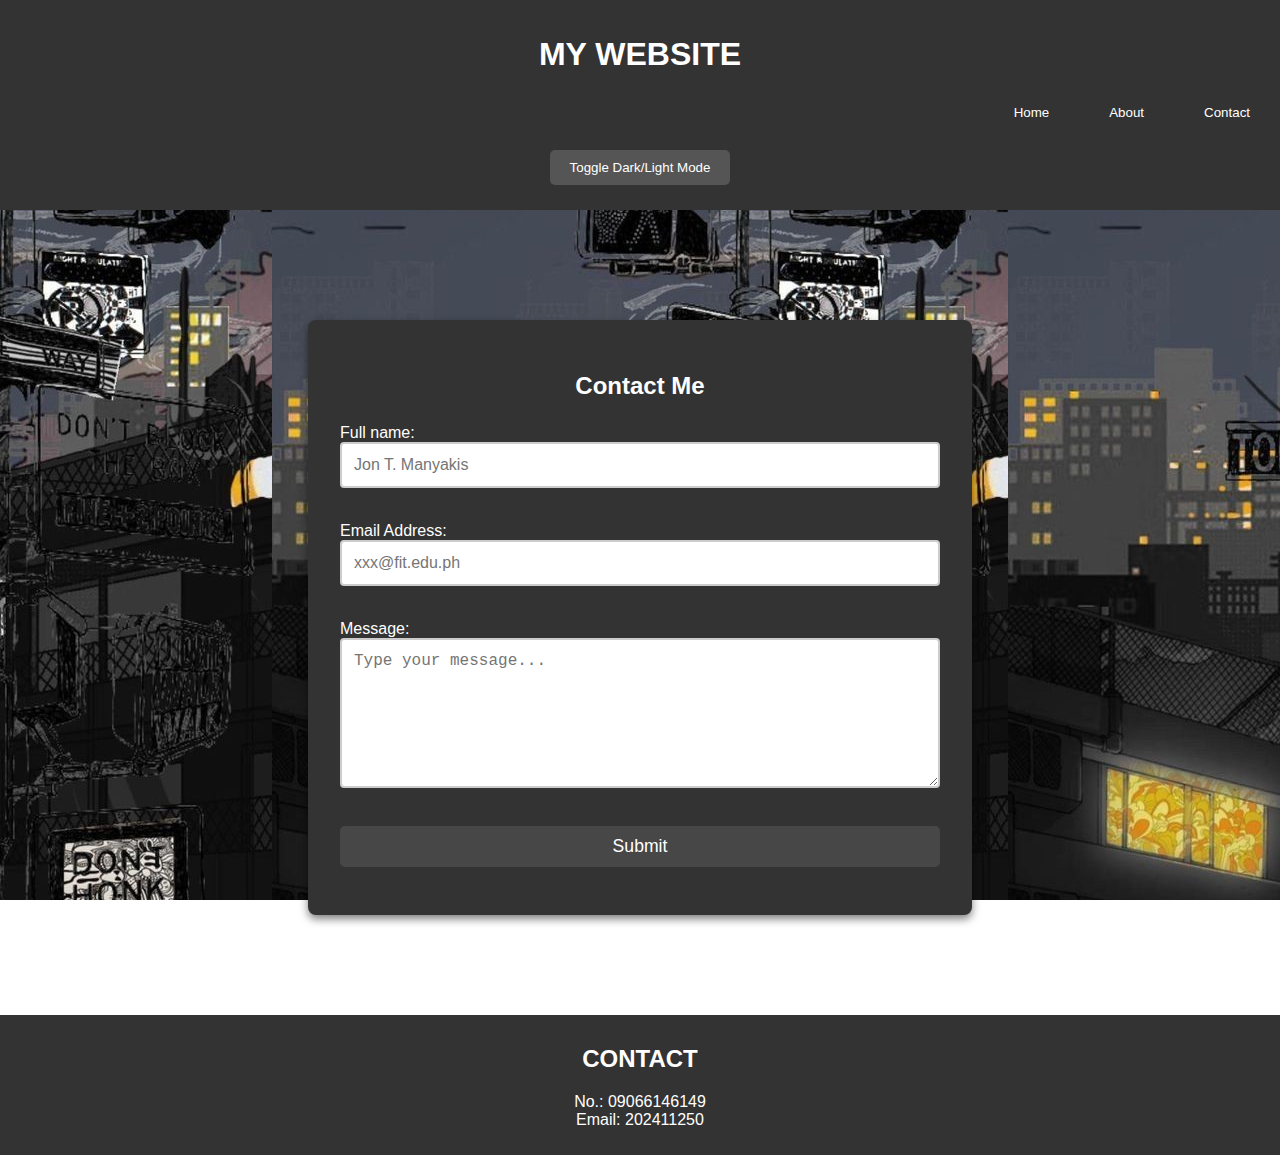
<file: Contact.html>
<!DOCTYPE html>
<html lang="en">
<head>
    <meta charset="UTF-8">
    <meta name="viewport" content="width=device-width, initial-scale=1.0">
    <title>Contact Page</title>
    <link rel="stylesheet" href="styles.css">
</head>
<body>

<header>
    <h1>MY WEBSITE</h1>
    <div class="navigation">
        <div class="navspace"></div>
        <button class="nav-button" onclick="location.href='index.html'">Home</button>
        <button class="nav-button" onclick="location.href='abtme.html'">About</button>
        <button class="nav-button" onclick="location.href='contact.html'">Contact</button>
    </div>
    <div class="mode-toggle">
        <button onclick="toggleMode()">Toggle Dark/Light Mode</button>
    </div>
</header>

<main>
    <section class="contact-section">
        <div class="form-container">
            <h2>Contact Me</h2>
            <form id="contactForm">
                Full name:<br>
                <input type="text" name="name" placeholder="Jon T. Manyakis"><br><br>

                Email Address:<br>
                <input type="email" name="email" placeholder="xxx@fit.edu.ph"><br><br>

                Message:<br>
                <textarea name="message" placeholder="Type your message..."></textarea><br><br>

                <button type="submit" class="submit-button">Submit</button>
                <p id="response"></p>
            </form>
        </div>
    </section>
</main>

<!-- Popup Modal -->
<div id="popup" class="popup">
  <div class="popup-content">
    <p>Message Sent!</p>
    <button onclick="closePopup()">Again?</button>
    <button class="nav-button" onclick="location.href='index.html'">Home</button>
  </div>
</div>
<div id="errorPopup" class="popup">
  <div class="popup-content">
    <p>Please fill out all fields before submitting.</p>
    <button onclick="closeErrorPopup()">Close</button>
  </div>
</div>

<footer>
    <h2>CONTACT</h2>
    <p>No.: 09066146149<br>Email: 202411250</p>
</footer>


<script>
function toggleMode() {
  document.body.classList.toggle("light-mode");
}

function showPopup() {
  document.getElementById('popup').style.display = 'flex';
}

function closePopup() {
  document.getElementById('popup').style.display = 'none';
}

function showErrorPopup() {
  document.getElementById('errorPopup').style.display = 'flex';
}

function closeErrorPopup() {
  document.getElementById('errorPopup').style.display = 'none';
}

document.addEventListener('DOMContentLoaded', function () {
  document.getElementById('popup').style.display = 'none';
  document.getElementById('errorPopup').style.display = 'none';

  const scriptURL = "https://script.google.com/macros/s/AKfycbywOcMYpKsrYFlX9b9Zu-LBGS-4E4yjHm8oHNemR-FYNHiF0Xl0E9ROQ7ZjBw9EPEnorQ/exec";
  const form = document.getElementById("contactForm");
  const responseMsg = document.getElementById("response");

  if (form) {
    form.addEventListener("submit", function (e) {
      e.preventDefault();
      const submitButton = form.querySelector('button[type="submit"]');
        submitButton.disabled = true;
        submitButton.textContent = "Submitting...";
        submitButton.style.backgroundColor = "#aaa"; 
        submitButton.style.color = "#444";

      const inputs = form.querySelectorAll('input[type="text"], input[type="email"], textarea');
      let allFilled = true;

      inputs.forEach(input => {
        if (input.value.trim() === "") {
          allFilled = false;
        }
      });

      if (!allFilled) {
        showErrorPopup();
        return;
      }

      const formData = new FormData(form);

      fetch(scriptURL, {
        method: "POST",
        body: new URLSearchParams(formData)
      })
      .then(res => res.json())
      .then(data => {
        showPopup();
        form.reset();
        responseMsg.textContent = "Message sent successfully!";
        submitButton.disabled = false;
        submitButton.textContent = "Submit";
        submitButton.style.backgroundColor = ""; // restore original (or use original hex code)
        submitButton.style.color = "";
      })
      .catch(error => {
        responseMsg.textContent = "Error sending message.";
        console.error("Error!", error.message);
        submitButton.disabled = false;
submitButton.textContent = "Submit";
submitButton.style.backgroundColor = "";
submitButton.style.color = "";
      });
    });
  }
});
</script>



</body>
</html>
</file>
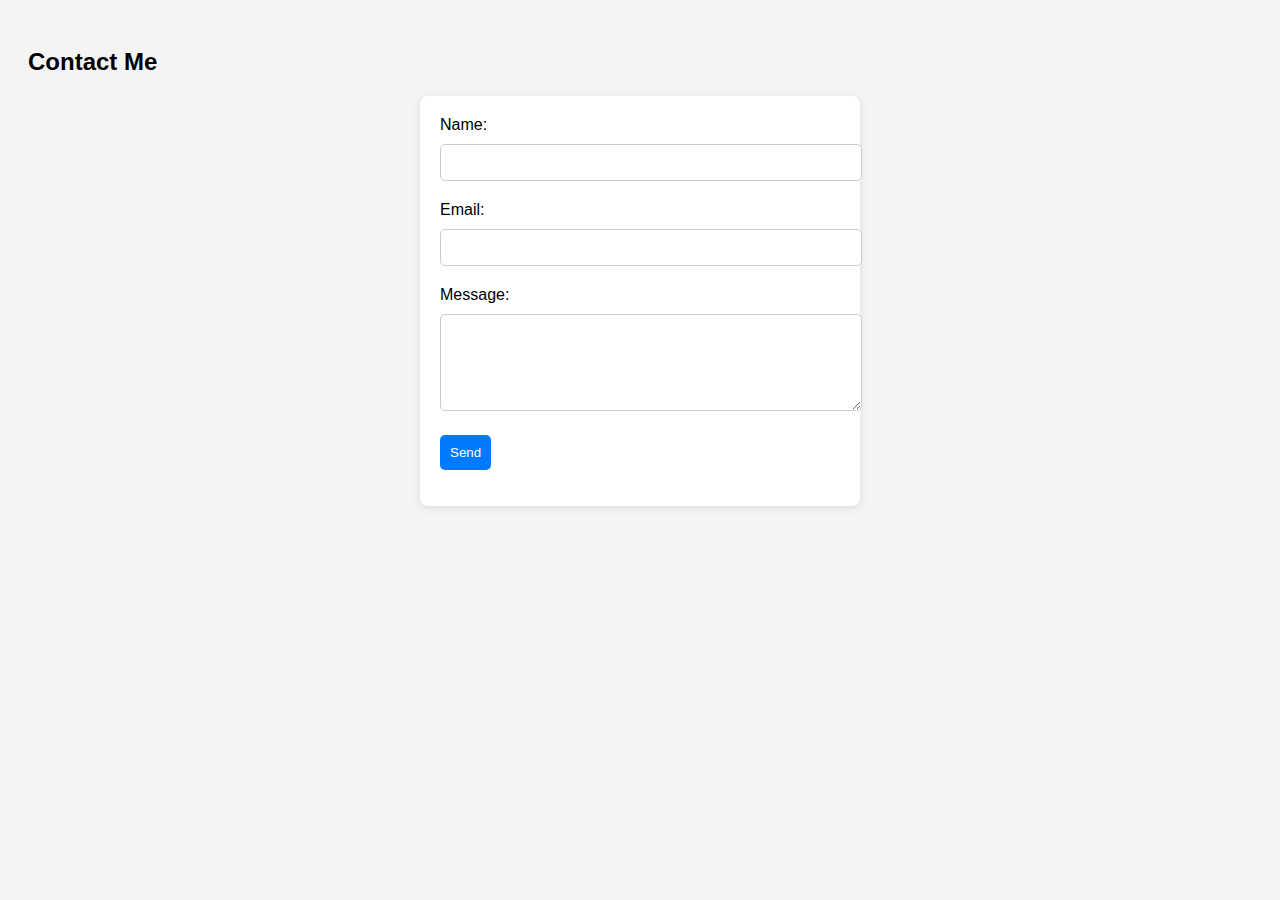
<file: contact2.html>
<!DOCTYPE html>
<html lang="en">
<head>
  <meta charset="UTF-8" />
  <title>Contact Form</title>
  <style>
    body {
      font-family: Arial, sans-serif;
      background: #f4f4f4;
      padding: 20px;
    }
    form {
      background: #fff;
      padding: 20px;
      max-width: 400px;
      margin: auto;
      border-radius: 8px;
      box-shadow: 0 2px 8px rgba(0, 0, 0, 0.1);
    }
    input, textarea {
      width: 100%;
      padding: 10px;
      margin-top: 10px;
      margin-bottom: 20px;
      border: 1px solid #ccc;
      border-radius: 5px;
    }
    button {
      background-color: #007bff;
      color: white;
      padding: 10px;
      border: none;
      border-radius: 5px;
      cursor: pointer;
    }
    #response {
      margin-top: 15px;
      font-weight: bold;
    }
    .success { color: green; }
    .error { color: red; }
  </style>
</head>
<body>
  <h2>Contact Me</h2>
  <form id="contact-form">
    <label>Name:</label>
    <input type="text" name="name" required />
    <label>Email:</label>
    <input type="email" name="email" required />
    <label>Message:</label>
    <textarea name="message" rows="5" required></textarea>
    <button type="submit">Send</button>
    <p id="response"></p>
  </form>

<script>
    const scriptURL = "https://script.google.com/macros/s/AKfycbywOcMYpKsrYFlX9b9Zu-LBGS-4E4yjHm8oHNemR-FYNHiF0Xl0E9ROQ7ZjBw9EPEnorQ/exec ";
    const form = document.getElementById("contact-form");
    const responseMsg = document.getElementById("response");

    form.addEventListener("submit", (e) => {
	  e.preventDefault();
	  
	  const formData = new FormData(form);

	  fetch(scriptURL, {
		method: "POST",
		body: new URLSearchParams(formData)
	  })
	  .then(res => res.json())
	  .then(data => {
		responseMsg.textContent = "Message sent successfully!";
		form.reset();
	  })
	  .catch(error => {
		responseMsg.textContent = "Error sending message.";
		console.error("Error!", error.message);
	  });
	});
  </script>
</body>
</html>
</file>
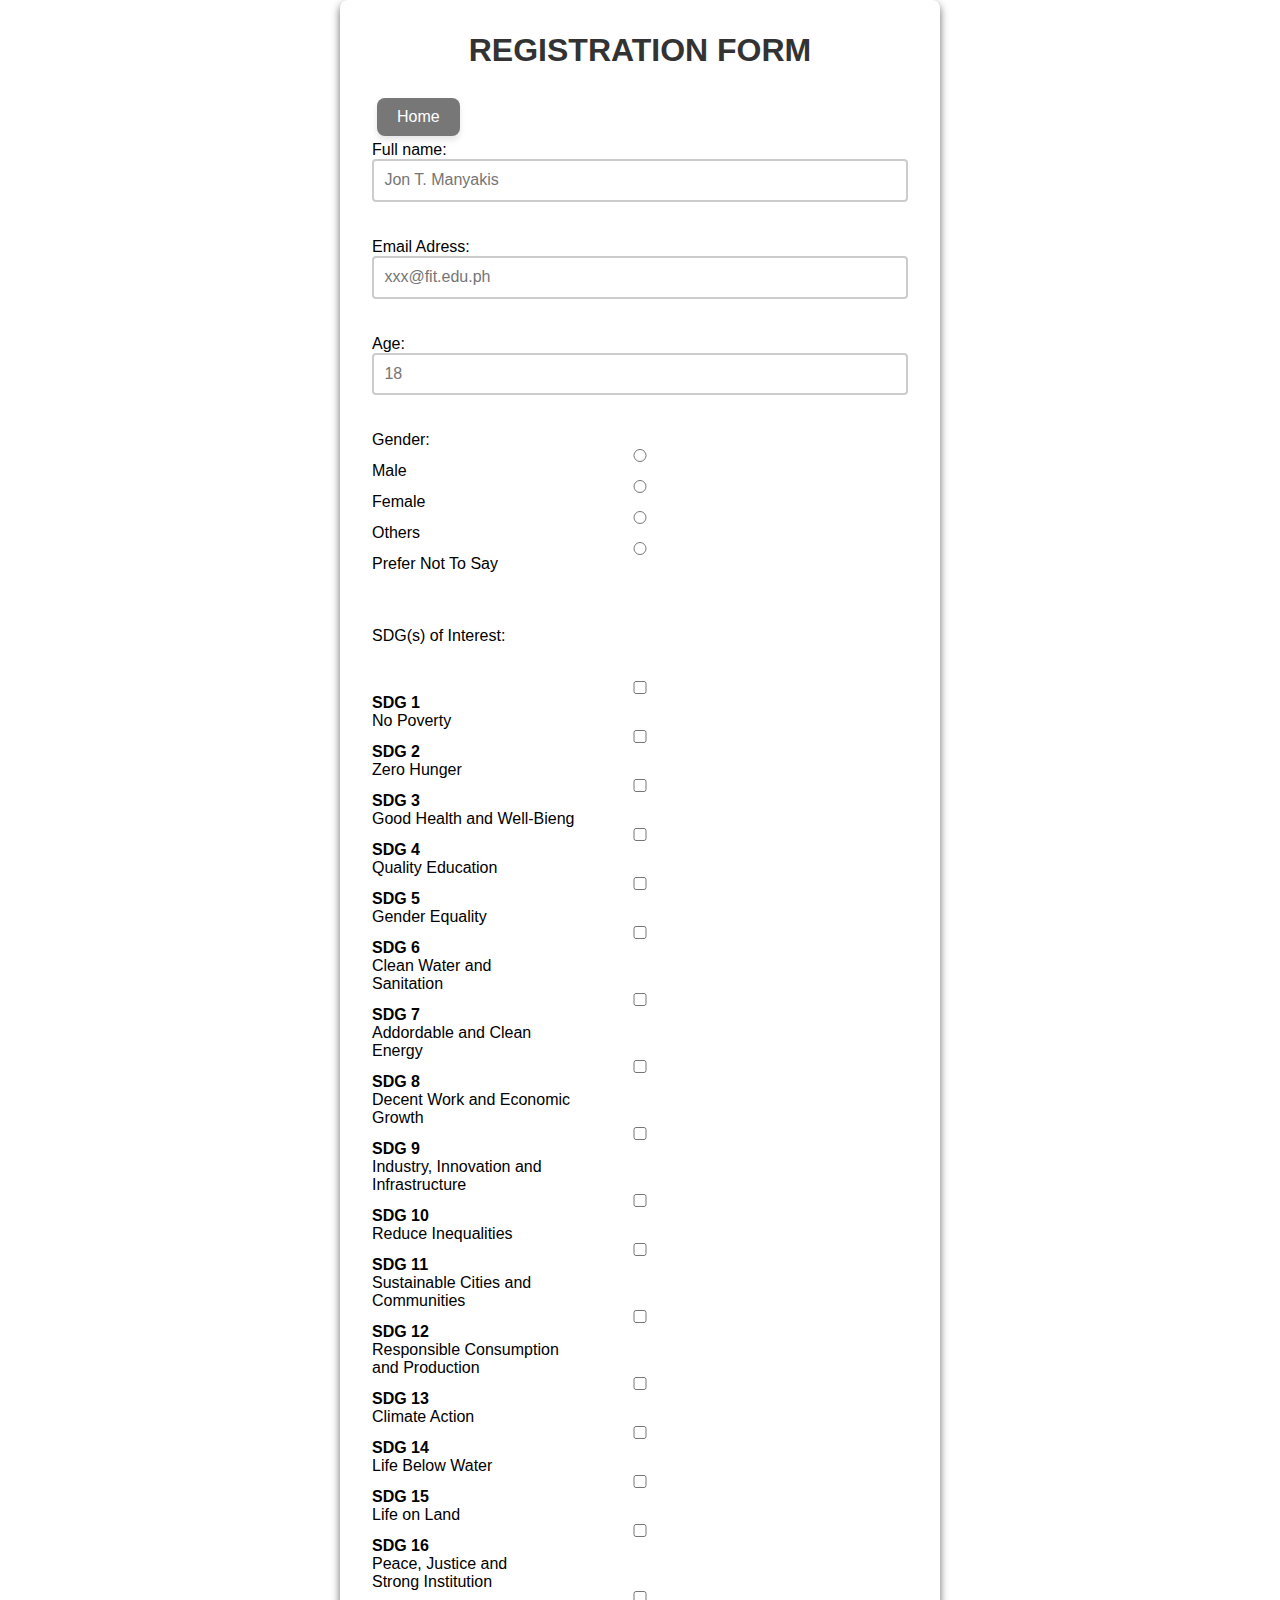
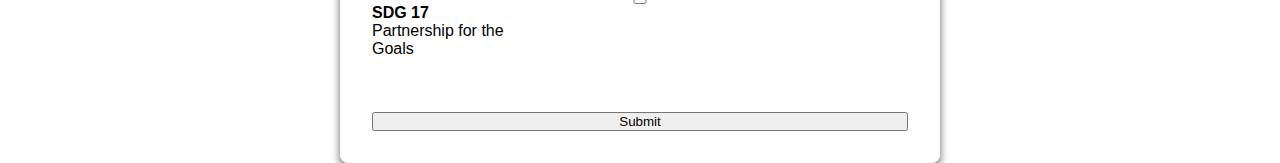
<file: LAB 4.html>
<!DOCTYPE html>
 
<html>
    <head>
        <meta charset="UTF-8">
        <meta name ="viewport" content ="width=device-width, initial-scale=1.0">
        <title>HTML & CSS</title>
        <link rel="stylesheet" href="styles2.css">
    </head>
<body>
    
    <div id ="regForm">
    <h1>REGISTRATION FORM</h1>
 <button class="nav-button" onclick="location.href='index.html'">Home</button>
 
    <form name = "Registration Form" action = "#">
            Full name: <br><input type = "text" name = "name" placeholder="Jon T. Manyakis"><br><br>
            Email Adress: <br><input type = "text" name ="email" placeholder="xxx@fit.edu.ph"><br><br>
            Age: <br><input type = "text" name ="email" placeholder="18"><br><br>
            Gender: <br><input type = "radio" name = "gender"> Male  <input type = "radio" name = "gender">  Female
            <br><input type = "radio" name = "gender"> Others <input type = "radio" name = "gender"> Prefer Not To Say <br><br>
            <br><br><p>SDG(s) of Interest: </p> <br><br>
            <input type = "checkbox" name="sdg"> <b>SDG 1</b> No Poverty <br>
            <input type = "checkbox" name="sdg"> <b>SDG 2</b> Zero Hunger <br>
            <input type = "checkbox" name="sdg"> <b>SDG 3</b> Good Health and Well-Bieng <br>
            <input type = "checkbox" name="sdg"> <b>SDG 4</b> Quality Education <br>
            <input type = "checkbox" name="sdg"> <b>SDG 5</b> Gender Equality <br>
            <input type = "checkbox" name="sdg"> <b>SDG 6</b> Clean Water and <br>Sanitation <br>
            <input type = "checkbox" name="sdg"> <b>SDG 7</b> Addordable and Clean <br>Energy <br>
            <input type = "checkbox" name="sdg"> <b>SDG 8</b> Decent Work and Economic<br> Growth <br>
            <input type = "checkbox" name="sdg"> <b>SDG 9</b> Industry, Innovation and <br>Infrastructure <br>
            <input type = "checkbox" name="sdg"> <b>SDG 10</b> Reduce Inequalities <br>
            <input type = "checkbox" name="sdg"> <b>SDG 11</b> Sustainable Cities and <br>Communities <br>
            <input type = "checkbox" name="sdg"> <b>SDG 12</b> Responsible Consumption <br>and Production <br>
            <input type = "checkbox" name="sdg"> <b>SDG 13</b> Climate Action <br>
            <input type = "checkbox" name="sdg"> <b>SDG 14</b> Life Below Water <br>
            <input type = "checkbox" name="sdg"> <b>SDG 15</b> Life on Land <br>
            <input type = "checkbox" name="sdg"> <b>SDG 16</b> Peace, Justice and<br> Strong Institution <br>
            <input type = "checkbox" name="sdg"> <b>SDG 17</b> Partnership for the <br>Goals <br>
 
            <br><br><br>
            <input type = "submit" value = "Submit" name = "submiting">
 
 
    </form>
</div>
 
   
 
</body>
 
</html>
</file>
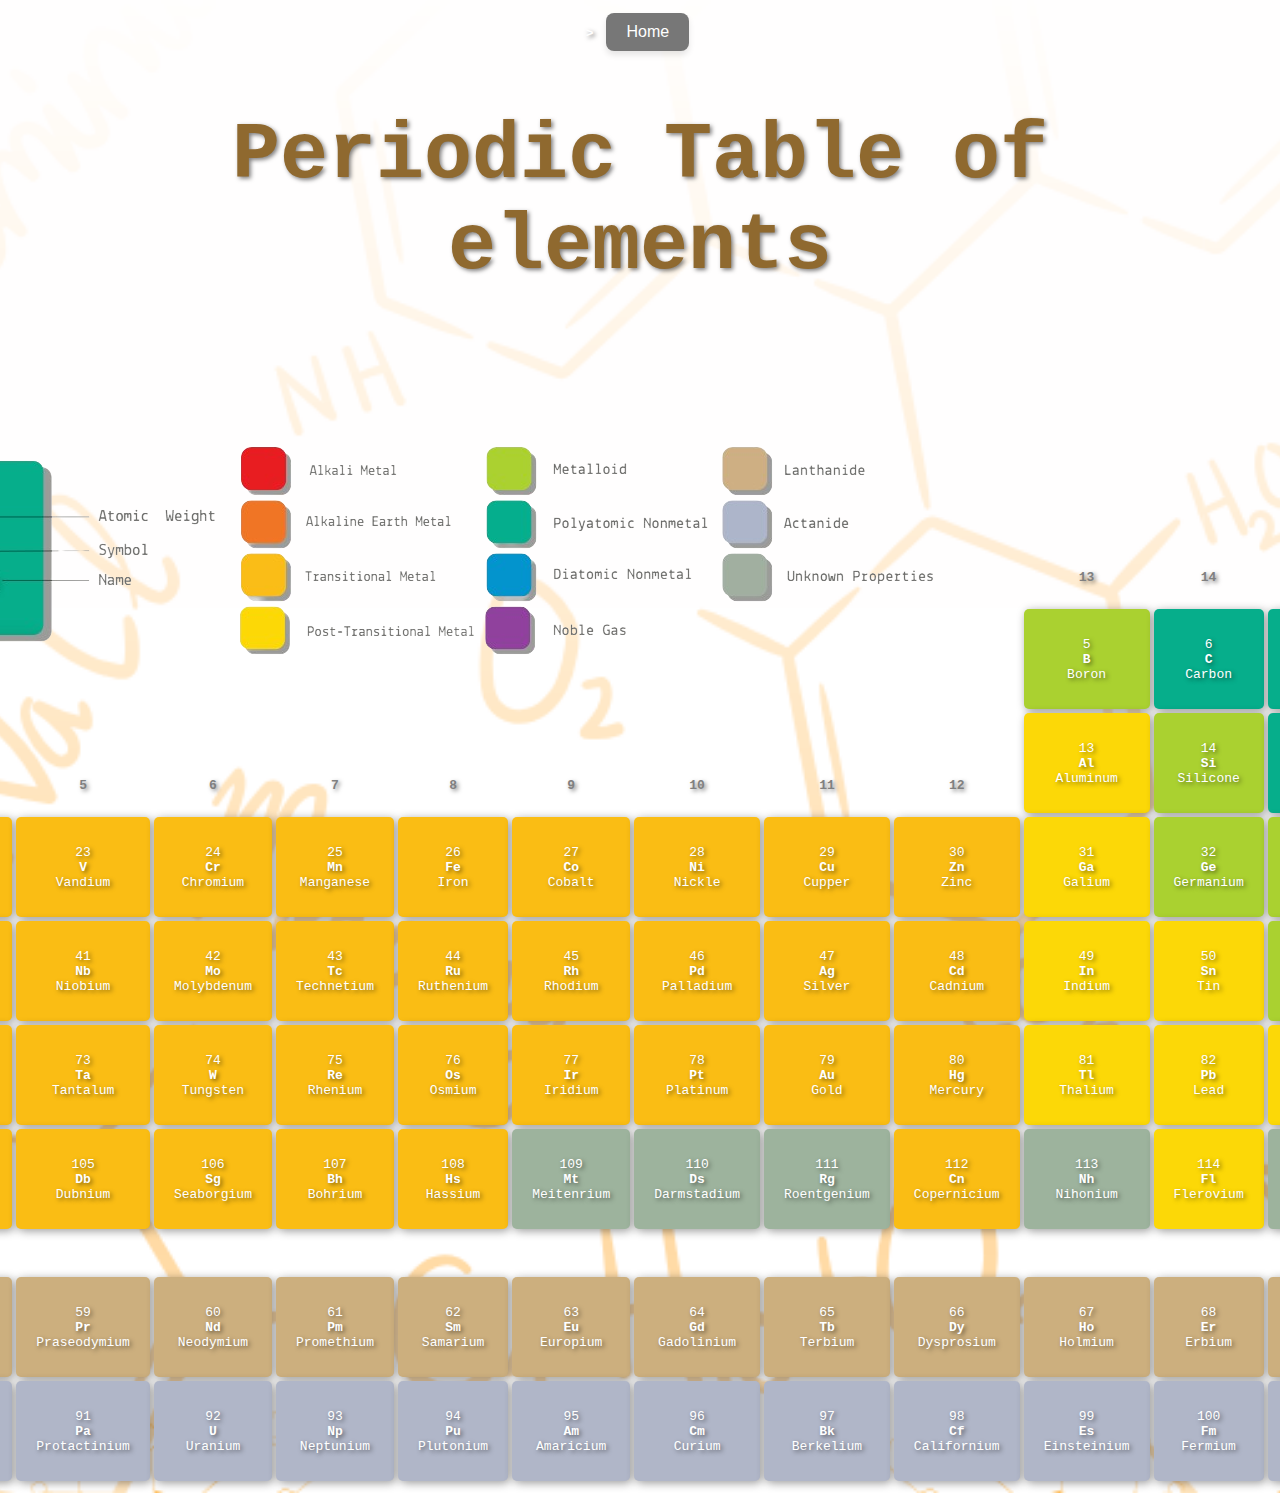
<file: Lab3.html>
<html>
<body style="font-family: monospace; color: white;background-image: url('bgko.png'); background-size: cover; background-repeat: no-repeat; background-position: center;text-align:center; font-weight: bold; text-shadow: 2px 2px 4px rgba(0,0,0,0.5);">>
<button class="nav-button" onclick="location.href='index.html'">Home</button>
  <h1 style="text-align: center;color: #8f692f; font-size:80px;">Periodic Table of elements</h1>
<style>
   body{
        margin-left: 40px;
        margin-right: 40px;
		}
	table {
        width: 100%;
    }
    th{
        vertical-align: bottom;
    }
    td {
        width: 100px;
        border-radius: 10px;
        height: 100px;
        vertical-align: middle;   
    }
    img {
        max-width: 100%;
        max-height: 100%;
		display: block;
		margin: auto;
    }
  td {
    transition: transform 0.2s ease, box-shadow 0.2s ease;
  }
  td {
	border-radius:5px;
	box-shadow: 2px 2px 10px rgba(0,0,0,0.4);
	}

  td:hover {
    transform: scale(2);
    box-shadow: 0 8px 20px rgba(0, 0, 0, 0.3);
    z-index: 20;
    position: relative;
  }
  .nav-button {
  padding: 10px 20px;
  margin: 5px;
  background-color: #777;        /* medium gray */
  color: white;
  border: none;
  border-radius: 8px;
  font-size: 16px;
  font-weight: 500;
  cursor: pointer;
  transition: background-color 0.3s ease, transform 0.2s ease;
  box-shadow: 0 4px 6px rgba(0, 0, 0, 0.1);
}

.nav-button:hover {
  background-color: #5f5f5f;     /* darker gray on hover */
  transform: scale(1.05);
}

.nav-button:active {
  transform: scale(0.97);
  box-shadow: 0 2px 4px rgba(0, 0, 0, 0.2);
}
  </style>
  
<table style="text-align: center; border-spacing:4; display: flex;justify-content: center;align-items: center;">
<tr>
 <th style="padding:20px;"> </th>
  <th style="padding:20px;"> </th>
  <th colspan="16"> </th>
  <th style="padding:20px;"> </th>

</tr>
<tr style = "color: Gray">
 <th style="padding:20px;"> </th>
  <th style="padding:20px;">1 </th>
  <th></th>
  <th rowspan="3" colspan="10"><img src="legends.png"> </th>
   <th colspan="5"> </th>
  <th style="padding:20px;">18 </th>
</tr>
<tr>
  <th style="padding:20px;color: Gray">1 </th>
  <td style="padding:20px;" bgcolor="#06ae8b"> 1<br><b>H</b> <br> Hydrogen </td>
  <th style="padding:20px;color: Gray">2 </th>

 
  <th style="padding:20px;color: Gray"> 13</th>
  <th style="padding:20px;color: Gray">14 </th>
  <th style="padding:20px;color: Gray"> 15</th>
  <th style="padding:20px;color: Gray">16 </th>
  <th style="padding:20px;color: Gray">17 </th>
  <td style="padding:20px;" bgcolor="#91439d"> 2<br><b>He</b> <br>Helium </td>
</tr>
<tr>
  <th style="padding:20px;color: Gray">2 </th>
  <td style="padding:20px;" bgcolor="#ec1c21">3 <br><b>Li</b> <br>Lithium</td>
  <td style="padding:20px;" bgcolor="#f77225"> 4<br><b>Be</b><br>Berylium</td>

  <td style="padding:20px;" bgcolor="#aad130"> 5<br><b>B</b><br> Boron</td>
  <td style="padding:20px;" bgcolor="#06ae8b"> 6<br><b>C</b><br> Carbon</td>
  <td style="padding:20px;" bgcolor="#06ae8b">7<br> <b>N</b><br> Nitrogen</td>
  <td style="padding:20px;" bgcolor="#06ae8b">8<br> <b>O</b><br> Oxygen</td>
  <td style="padding:20px;" bgcolor="#0197c1">9<br> <b>F</b><br> Flourine</td>
  <td style="padding:20px;" bgcolor="#91439d">10<br> <b>Ne</b><br> Neon </td>
</tr>
<tr>
  <th style="padding:20px;color: Gray">3 </th>
  <td style="padding:20px;" bgcolor="#ec1c21">11<br> <b>Na</b> <br>Sodium</td>
  <td style="padding:20px;" bgcolor="#f77225">12<br> <b>Mg</b> <br>Magnesium</td>
  <th style="padding:20px;color: Gray">3 </th>
  <th style="padding:20px;color: Gray"> 4</th>
  <th style="padding:20px;color: Gray">5 </th>
  <th style="padding:20px;color: Gray"> 6</th>
  <th style="padding:20px;color: Gray">7 </th>
  <th style="padding:20px;color: Gray"> 8</th>
  <th style="padding:20px;color: Gray">9 </th>
  <th style="padding:20px;color: Gray">10 </th>
  <th style="padding:20px;color: Gray">11 </th>
  <th style="padding:20px;color: Gray">12 </th>
  <td style="padding:20px;" bgcolor="#fcd807">13<br> <b>Al</b><br> Aluminum</td>
  <td style="padding:20px;" bgcolor="#aad130">14<br> <b>Si</b><br> Silicone</td>
  <td style="padding:20px;" bgcolor="#06ae8b">15<br> <b>P</b> <br>Phosphorus</td>
  <td style="padding:20px;" bgcolor="#06ae8b">16<br> <b>S</b> <br>Sulfur</td>
  <td style="padding:20px;" bgcolor="#0197c1">17<br> <b>Cl</b> <br>Chlorine</td>
  <td style="padding:20px;" bgcolor="#91439d"> 18<br><b>Ar</b><br> Argon</td>
</tr>
<tr>
  <th style="padding:20px;color: Gray">4 </th>
  <td style="padding:20px;" bgcolor="#ec1c21"> 19<br><b>K</b><br> Potassium</td>
  <td style="padding:20px;" bgcolor="#f77225">20<br> <b>Ca</b> <br>Calcium</td>
  <td style="padding:20px;" bgcolor="#fabd14">21<br> <b>Sc</b><br> Scandium</td>
  <td style="padding:20px;" bgcolor="#fabd14">22<br> <b>Ti</b><br> Titanium</td>
  <td style="padding:20px;" bgcolor="#fabd14">23<br> <b>V</b><br> Vandium</td>
  <td style="padding:20px;" bgcolor="#fabd14">24<br> <b>Cr</b><br> Chromium</td>
  <td style="padding:20px;" bgcolor="#fabd14"> 25<br><b>Mn</b><br> Manganese</td>
  <td style="padding:20px;" bgcolor="#fabd14"> 26<br><b>Fe</b><br> Iron</td>
  <td style="padding:20px;" bgcolor="#fabd14">27<br> <b>Co</b><br> Cobalt</td>
  <td style="padding:20px;" bgcolor="#fabd14">28<br> <b>Ni</b><br> Nickle</td>
  <td style="padding:20px;" bgcolor="#fabd14">29<br> <b>Cu</b><br> Cupper</td>
  <td style="padding:20px;" bgcolor="#fabd14">30<br> <b>Zn</b><br> Zinc</td>
  <td style="padding:20px;" bgcolor="#fcd807">31<br> <b>Ga</b><br> Galium</td>
  <td style="padding:20px;" bgcolor="#aad130">32<br> <b>Ge</b> <br>Germanium</td>
  <td style="padding:20px;" bgcolor="#aad130">33<br> <b>As</b> <br>Arsenic</td>
  <td style="padding:20px;" bgcolor="#06ae8b"> 34<br><b>Se</b><br> Selenium</td>
  <td style="padding:20px;" bgcolor="#0197c1">35<br> <b>Br</b> <br>Bromine </td>
  <td style="padding:20px;" bgcolor="#91439d">36<br> <b>Kr</b><br> Krypton</td>
</tr>
<tr>
  <th style="padding:20px;color: Gray">5 </th>
  <td style="padding:20px;" bgcolor="#ec1c21">37<br> <b>Rb</b><br> Rubidium</td>
  <td style="padding:20px;" bgcolor="#f77225">38 <br><b>Sr</b><br> Strontium</td>
  <td style="padding:20px;" bgcolor="#fabd14">39<br><b>Y</b> <br>Yttrium</td>
  <td style="padding:20px;" bgcolor="#fabd14">40 <br><b>Zr</b><br> Zirconium</td>
  <td style="padding:20px;" bgcolor="#fabd14">41<br> <b>Nb</b> <br>Niobium</td>
  <td style="padding:20px;" bgcolor="#fabd14">42<br> <b>Mo</b> <br>Molybdenum</td>
  <td style="padding:20px;" bgcolor="#fabd14">43<br> <b>Tc</b> <br>Technetium</td>
  <td style="padding:20px;" bgcolor="#fabd14">44<br> <b>Ru</b> <br>Ruthenium</td>
  <td style="padding:20px;" bgcolor="#fabd14">45 <br><b>Rh</b> <br>Rhodium</td>
  <td style="padding:20px;" bgcolor="#fabd14">46<br> <b>Pd</b> <br>Palladium</td>
  <td style="padding:20px;" bgcolor="#fabd14">47<br> <b>Ag</b> <br>Silver</td>
  <td style="padding:20px;" bgcolor="#fabd14">48<br> <b>Cd</b> <br>Cadnium</td>
  <td style="padding:20px;" bgcolor="#fcd807">49<br> <b>In</b> <br>Indium</td>
  <td style="padding:20px;" bgcolor="#fcd807">50<br> <b>Sn</b> <br>Tin</td>
  <td style="padding:20px;" bgcolor="#aad130">51<br> <b>Sb</b> <br>Antimony</td>
  <td style="padding:20px;" bgcolor="#aad130"> 52<br><b>Te</b><br> Tellurium</td>
  <td style="padding:20px;" bgcolor="#0197c1">53<br><b>I</b> <br>Iodine</td>
  <td style="padding:20px;" bgcolor="#91439d">54<br> <b>Xe</b><br> Xenon</td>
</tr>

<tr>
  <th style="padding:20px;color: Gray">6 </th>
  <td style="padding:20px;" bgcolor="#ec1c21"> 55<br><b>Cs</b><br> Cesium</td>
  <td style="padding:20px;" bgcolor="#f77225"> 56<br><b>Ba</b> <br>Barium</td>
  <th style="padding:20px;" bgcolor="#ccaf7e"> <b>La</b> </th>
  <td style="padding:20px;" bgcolor="#fabd14">72 <br><b>Hf</b> <br>Hafnium</td>
  <td style="padding:20px;" bgcolor="#fabd14">73 <br><b>Ta</b> <br>Tantalum</td>
  <td style="padding:20px;" bgcolor="#fabd14"> 74<br><b>W</b> <br>Tungsten</td>
  <td style="padding:20px;" bgcolor="#fabd14">75<br> <b>Re</b> <br>Rhenium</td>
  <td style="padding:20px;" bgcolor="#fabd14">76<br><b>Os</b><br> Osmium</td>
  <td style="padding:20px;" bgcolor="#fabd14">77<br> <b>Ir</b><br> Iridium</td>
  <td style="padding:20px;" bgcolor="#fabd14">78<br><b>Pt</b><br> Platinum</td>
  <td style="padding:20px;" bgcolor="#fabd14">79<br> <b>Au</b><br> Gold</td>
  <td style="padding:20px;" bgcolor="#fabd14">80<br><b>Hg</b> <br>Mercury</td>
  <td style="padding:20px;" bgcolor="#fcd807">81<br> <b>Tl</b> <br>Thalium</td>
  <td style="padding:20px;" bgcolor="#fcd807"> 82<br><b>Pb</b><br> Lead</td>
  <td style="padding:20px;" bgcolor="#fcd807"> 83<br><b>Bi</b><br> Bismuth</td>
  <td style="padding:20px;" bgcolor="#aad130">84<br> <b>Po</b> <br>Polonium</td>
  <td style="padding:20px;" bgcolor="#0197c1">85<br> <b>At</b><br> Astatine</td>
  <td style="padding:20px;" bgcolor="#91439d">86<br> <b>Rn</b><br> Radon</td>
</tr>
<tr>
  <th style="padding:20px;color: Gray">7 </th>
  <td style="padding:20px;" bgcolor="#ec1c21">87<br> <b>Fr</b><br>Francium</td>
  <td style="padding:20px;" bgcolor="#f77225">88<br> <b>Ra</b><br> Radium</td>
  <th style="padding:20px;" bgcolor="#b0b6c8"> <br><b>Ac</b> </th>
  <td style="padding:20px;" bgcolor="#fabd14">104<br><b>Rf</b><br> Rutherfordium</td>
  <td style="padding:20px;" bgcolor="#fabd14">105<br> <b>Db</b> <br>Dubnium</td>
  <td style="padding:20px;" bgcolor="#fabd14">106<br> <b>Sg</b><br> Seaborgium</td>
  <td style="padding:20px;" bgcolor="#fabd14">107<br> <b>Bh</b><br> Bohrium</td>
  <td style="padding:20px;" bgcolor="#fabd14">108<br> <b>Hs</b><br> Hassium</td>
  <td style="padding:20px;"  bgcolor="#9db39d">109<br> <b>Mt</b><br> Meitenrium</td>
  <td style="padding:20px;"  bgcolor="#9db39d">110<br> <b>Ds</b><br> Darmstadium</td>
  <td style="padding:20px;" bgcolor="#9db39d">111<br> <b>Rg</b><br> Roentgenium</td>
  <td style="padding:20px;" bgcolor="#fabd14">112 <br><b>Cn</b><br> Copernicium</td>
  <td style="padding:20px;"bgcolor="#9db39d"> 113<br><b>Nh</b> <br>Nihonium</td>
  <td style="padding:20px;" bgcolor="#fcd807">114 <br><b>Fl</b><br> Flerovium</td>
  <td style="padding:20px;"  bgcolor="#9db39d">115<br> <b>Mc</b><br> Moscovium</td>
  <td style="padding:20px;" bgcolor="#9db39d">116<br> <b>Lv</b> <br>Livermorium</td>
  <td style="padding:20px;" bgcolor="#9db39d">117 <br><b>Ts</b> <br>Tennessine</td>
  <td style="padding:20px;"  bgcolor="#9db39d">118<br> <b>Og</b> <br>Oganesson</td>
</tr>

<tr>
  <th style="padding:20px;"> </th>
  <th colspan="18"> </th>
  <th style="padding:20px;"> </th>
</tr>
<tr>
  <th colspan="3"> </th>
  <td style="padding:20px;" bgcolor="#ccaf7e">57<br> <b>La</b> <br>lanthanum</td>
  <td style="padding:20px;" bgcolor="#ccaf7e">58<br> <b>Ce</b> <br>Cerium</td>
  <td style="padding:20px;" bgcolor="#ccaf7e">59<br> <b>Pr</b> <br>Praseodymium</td>
  <td style="padding:20px;" bgcolor="#ccaf7e">60<br> <b>Nd</b><br> Neodymium</td>
  <td style="padding:20px;" bgcolor="#ccaf7e">61<br> <b>Pm</b><br> Promethium</td>
  <td style="padding:20px;" bgcolor="#ccaf7e">62<br> <b>Sm</b> <br>Samarium</td>
  <td style="padding:20px;" bgcolor="#ccaf7e">63<br> <b>Eu</b> <br>Europium</td>
  <td style="padding:20px;" bgcolor="#ccaf7e">64<br> <b>Gd</b><br> Gadolinium</td>
  <td style="padding:20px;" bgcolor="#ccaf7e"> 65<br><b>Tb</b><br> Terbium</td>
  <td style="padding:20px;" bgcolor="#ccaf7e">66<br> <b>Dy</b> <br>Dysprosium</td>
  <td style="padding:20px;" bgcolor="#ccaf7e">67<br> <b>Ho</b><br> Holmium</td>
  <td style="padding:20px;" bgcolor="#ccaf7e">68<br> <b>Er</b><br> Erbium</td>
  <td style="padding:20px;" bgcolor="#ccaf7e">69<br> <b>Tm</b> <br>Thulium</td>
  <td style="padding:20px;" bgcolor="#ccaf7e">70 <br><b>Yb</b> <br>Ytterbium</td>
  <td style="padding:20px;" bgcolor="#ccaf7e"> 71<br><b>Lu</b> <br>Lutetium</td>
  <th style="padding:20px;"> </th>
</tr>
<tr>
  <th colspan="3"> </th>
  <td style="padding:20px;" bgcolor="#b0b6c8">89<br> <b>Ac</b> <br>Actinium</td>
  <td style="padding:20px;" bgcolor="#b0b6c8">90<br> <b>Th</b><br> Thorium</td>
  <td style="padding:20px;" bgcolor="#b0b6c8">91<br> <b>Pa</b><br> Protactinium</td>
  <td style="padding:20px;" bgcolor="#b0b6c8">92<br> <b>U</b> <br>Uranium</td>
  <td style="padding:20px;" bgcolor="#b0b6c8">93 <br><b>Np</b> <br>Neptunium</td>
  <td style="padding:20px;" bgcolor="#b0b6c8">94<br> <b>Pu</b><br> Plutonium</td>
  <td style="padding:20px;" bgcolor="#b0b6c8">95<br> <b>Am</b> <br>Amaricium</td>
  <td style="padding:20px;" bgcolor="#b0b6c8">96<br> <b>Cm</b><br> Curium</td>
  <td style="padding:20px;" bgcolor="#b0b6c8">97<br> <b>Bk</b><br> Berkelium</td>
  <td style="padding:20px;" bgcolor="#b0b6c8">98 <br><b>Cf</b><br> Californium</td>
  <td style="padding:20px;" bgcolor="#b0b6c8"> 99<br><b>Es</b><br> Einsteinium</td>
  <td style="padding:20px;" bgcolor="#b0b6c8">100<br> <b>Fm</b><br> Fermium</td>
  <td style="padding:20px;" bgcolor="#b0b6c8">101<br> <b>Md</b><br> Mendelevium</td>
  <td style="padding:20px;" bgcolor="#b0b6c8">102<br> <b>No</b><br> Nobelium</td>
  <td style="padding:20px;" bgcolor="#b0b6c8">103<br> <b>Lr</b> <br>Lawrencium</td>
  <th style="padding:20px;"> </th>
</tr>
</table>
</body>
</html>
</file>
<file: styles.css>
body {
   font-family: Arial, sans-serif;
   margin: 0;
   padding: 0;
   background-image: url('bg.jpg');
     background-attachment: fixed;
      background-position: center;
      
}


#splash-screen {
    position: fixed;
    top: 0;
    left: 0;
    width: 100vw;
    height: 100vh;
    object-fit: cover; 
    background-color: #333; 
    z-index: 9999;
    animation: fadeOut 2s forwards;
}


@keyframes fadeOut {
    0% {
        opacity: 1;
    }
    80% {
        opacity: 1;
    }
    100% {
        opacity: 0;
        visibility: hidden;
    }
}

header {
    background-color: #333;
    width: 100%;
    color: white;
    text-align: center;
    padding: 15px 0;
    position: fixed;
    top: 0;
    left: 0;
    z-index: 1000;
}

.navigation {
    display: flex;
    max-width: 960px;
    margin: 20px auto;
    padding-left: 800px; /* If this is in your index.css, keep it. Adjust if needed */
    align-items: center;
}

.navspace {
    width: 80%;
}

.nav-button {
    padding: 10px 20px;
    background-color: #333;
    color: white;
    border: none;
    border-radius: 5px;
    margin: 0 10px;
    cursor: pointer;
    transition: transform 0.3s ease, box-shadow 0.3s ease;
    text-decoration: none;
    display: inline-block;
}

.nav-button:hover {
    background-color: #555;
}

.mode-toggle button {
    padding: 10px 20px;
    background-color: #555;
    color: white;
    border: none;
    border-radius: 5px;
    cursor: pointer;
    margin: 10px auto;
    display: block;
}

.mode-toggle button:hover {
    background-color: #777;
}
.homebutton,
.portfoliobutton {
    width: 10%;
    color: #e0e0e0;
    background-color: #333;
    opacity: 0.8;
    text-align: center;
    border-radius: 5px;
    transition: transform 0.3s ease, box-shadow 0.3s ease;
    cursor: pointer;
}

glitch-container {
 position: relative;
 display: inline-block;
}

.glitch-image {
 position: relative;
 width: 80%;
 animation: glitch 1s infinite;
}

@keyframes glitch {
 0% {
 clip: rect(0, 300px, 50px, 0);
 transform: translate(-5px, -5px);
 }
 10% {
 clip: rect(10px, 300px, 60px, 0);
 transform: translate(5px, 5px);
 }
 20% {
 clip: rect(20px, 300px, 70px, 0);
 transform: translate(-5px, 5px);
 }
 30% {
 clip: rect(30px, 300px, 80px, 0);
 transform: translate(5px, -5px);
 }
 100% {
 clip: rect(0, 300px, 300px, 0);
 transform: translate(0, 0);
 }
}

 footer {
    background-color: #333;
    color: white;
    text-align: center;
    padding: 10px;
    margin-top: 20px;
}
.title {
    display: flex;
    justify-content: center;
    align-items: center;
    width: 100%;
    height: 100vh;
    background-color: transparent; 
}

.title img {
    max-width: 100%;
    height: auto;
    display: block;
    margin: auto;
}
  
.portfoliobutton {
    opacity: 0.5;
}
.abt {
  display: flex;
  max-width: 960px;
  margin: 10px auto;
  color:#e0e0e0;
  margin-bottom: 70px auto;
}
.acontainer {
   display: flex;
   max-width: 960px;
   margin: 20px auto;

   color:#a7a7a7;
   padding-right: 70px;
   padding-left: 70px;
   margin-bottom: 100px;
}
.smiddle {
  background-color: #333;
  color: #a7a7a7;
  margin-left: 50px;
  font-size: 20px;
  padding: 50px;

}

.container {
  display: flex;
  max-width: 960px;
  margin: 20px auto;
  background-color: #474747;
  color:#e0e0e0;
}

.left-column {
   width: 50%;
   padding: 20px;
   margin: 20px;
   background-image: url('lab2.PNG');
     background-position: center;
     background-size: 500px;
   transition: transform 0.3s ease, box-shadow 0.3s ease;
   background-color: #e0e0e0;
}



.right-column {
   width: 50%;
   padding: 20px;
   margin: 20px;
   background-image: url('lab3.PNG');
      background-position: center;
      background-size: 500px;
    transition: transform 0.3s ease, box-shadow 0.3s ease;

}

.bleft-column {
  width: 50%;
  padding: 20px;
  margin: 20px;
  background-image: url('lab4.PNG');
     background-position: center;
     background-size: 500px;
  transition: transform 0.3s ease, box-shadow 0.3s ease;
  background-color: #e0e0e0;
}



.bright-column {
  width: 50%;
  padding: 20px;
  margin: 20px;
  background-image: url('lab5.PNG');
     background-position: center;
     background-size: 500px;
   transition: transform 0.3s ease, box-shadow 0.3s ease;

}

.homebutton:active,
.portfoliobutton:active {
    transform: scale(1.1);
    box-shadow: 0 8px 16px rgba(0, 0, 0, 1);
    background-color: #888;
}

.left-column:hover,
.middle:hover,
.right-column:hover,
.bleft-column:hover,
.bmiddle:hover,
.bright-column:hover {
    transform: scale(1.3);
    box-shadow: 0 8px 16px rgba(0, 0, 0, 0.4);
   
}

/* This is the start of about me*/
       body {
          font-family: Arial, sans-serif;
           margin: 0;
           padding: 0;
       }
       .bg {    
         max-width: 960px;
        margin: 20px auto;
        background-image: url("bg.png");
       }
       .containera {
           display: flex;
           max-width: 960px;
           margin: 20px auto;

       }
       .left-columna {
          margin-right:20px auto ;
           width: 30%;
           padding: 20px;

       }
       .right-columna {
           width: 70%;
           padding-left: 10px;
           padding-bottom: 20px;
          
       }
       .head {
         background-color:Gray;
         padding: 2px;
        margin-left: 200px;
        font-size: 20px;
        text-align: center;
        color: White;
       
       }
       .bot {
         padding-left: 140px;
         padding-top: 30px;
         padding-bottom: 50px;
         font-size: 20px;
         background-color: #e0e0e0;
       }
        .container2 {
          display: flex;
          max-width: 960px;
          margin-top: 30px;
       }
       .space {
         width: 70%;
         margin-right:20px auto ;
       }
        .abtt {
         width: 30%;
         background-color: gray;
         text-align: center;

         font-size: 20px;
         color:  White;
       }
        .container3 {
          background-color: #e0e0e0;
          padding:30px;
       }
        .about {
           max-width: 960px;
           margin: 20px auto;
       }
        .container4 {
           display: flex;
           max-width: 960px;
           margin: 20px auto;
          background-color: #fff;
        margin-top: 60px;
       }
       .leftc {
          margin-right:20px auto ;
           width: 30%;
           padding: 20px;
           padding-top: 40px ;
           padding-bottom:40px ;
          background-color: #e0e0e0;
       }
       .rightc {
           width: 30%;
           padding: 20px;
           padding-top: 40px ;
           padding-bottom:40px ;
          background-color: #e0e0e0;
       }
       .middlec {
           width: 50%;
           padding: 20px;
           padding-top: 40px ;
           padding-bottom:40px ;
          background-color: #f9f9f9;
       }
       .text {
        color: #f9f9f9;
       }



/* THIS IS THE START OF CONTACT PAGE */
  /* Popup */
.popup {
    display: none; 
    position: fixed;
    top: 0;
    left: 0;
    width: 100%;
    height: 100%;
    background-color: rgba(0, 0, 0, 0.6); 
    display: flex;
    justify-content: center;
    align-items: center;
    z-index: 9999;
}

.popup-content {
    background-color: #333;
    color: white;
    padding: 30px 40px;
    border-radius: 10px;
    text-align: center;
    box-shadow: 0 8px 16px rgba(0, 0, 0, 0.8);
    font-size: 1.2rem;
}

.popup-content button {
    margin-top: 15px;
    padding: 10px 20px;
    background-color: #555;
    color: white;
    border: none;
    border-radius: 5px;
    cursor: pointer;
}

.popup-content button:hover {
    background-color: #777;
}

.contact-section {
    margin-top: calc(var(--header-height) + 30px);
    padding-top: 20px;
    display: flex;
    justify-content: center;
    padding-left: 20px;
    padding-right: 20px;
    box-sizing: border-box;
	margin-top: 300px;
	margin-bottom: 100px;
}

.form-container {
    background-color: #333;
    color: white;
    padding: 2rem;
    border-radius: 8px;
    box-shadow: 0 4px 8px rgba(0, 0, 0, 0.5);
    max-width: 600px;
    width: 100%;
}

body.light-mode .form-container {
    background-color: #fff;
    color: black;
}

.form-container h2 {
    text-align: center;
    margin-bottom: 1.5rem;
}

label {
    display: block;
    margin-bottom: 0.5rem;
    font-weight: bold;
}

input[type="text"],
input[type="email"],
textarea {
    width: 100%;
    padding: 0.75rem;
    border: 2px solid #ccc;
    border-radius: 4px;
    margin-bottom: 1rem;
    font-size: 1rem;
    box-sizing: border-box;
}
textarea[name="message"] {
    height: 150px;
    resize: vertical;
}

input[type="text"]:hover,
input[type="email"]:hover,
textarea:hover {
    background-color: #f0f0f0;
}

.submit-button {
    background-color: #474747;
    color: white;
    padding: 10px 20px;
    border: none;
    border-radius: 5px;
    cursor: pointer;
    font-size: 1.1rem;
    width: 100%;
}

.submit-button:hover {
    background-color: #5c5c5c;
}


/* THIS IS FOR THE DARKMODE */
.mode-toggle button {
    padding: 10px 20px;
    background-color: #555;
    color: white;
    border: none;
    border-radius: 5px;
    cursor: pointer;
    margin: 10px auto;
    display: block;
}

.mode-toggle button:hover {
    background-color: #777;
}

/* Dark Mode Styles */

body.light-mode header,
body.light-mode footer,
body.light-mode .smiddle,
body.light-mode .sleft-column,
body.light-mode .container{
    background-color: #f0f0f0;
    color: black;
    background-image: none;
}

body.light-mode .homebutton,
body.light-mode .portfoliobutton {
    background-color: #333; /* Keep buttons dark even in light mode (optional) */
    color: white;
}

body.light-mode header,
body.light-mode footer,
body.light-mode .smiddle,
body.light-mode .container {
    background-color: #f0f0f0;
    color: black;
}

body.light-mode .homebutton,
body.light-mode .portfoliobutton {
    background-color: #ccc;
    color: black;
}

body.light-mode .left-column,
body.light-mode .right-column,
body.light-mode .bleft-column,
body.light-mode .bright-column {
    background-color: #e0e0e0;
    color: black;
}
body.light-mode {
    background-color: #f5f5f5;
    color: black;
}


body.light-mode .nav-button,
body.light-mode .mode-toggle {
    background-color: #ddd;
    color: black;
}

body.light-mode .nav-button:hover,
body.light-mode .mode-toggle:hover {
    background-color: #bbb;
}


body.light-mode .form-container {
    background-color: #fff;
    color: black;
}


body.light-mode input,
body.light-mode textarea {
    background-color: #fff;
    color: black;
}


a {
    color: white;
 }
</file>
<file: styles2.css>
* {
    margin: 0;
    padding: 0;
    box-sizing: border-box;
    font-family: Arial, sans-serif;
  }
   
  body {
    background-image: url('https://1.bp.blogspot.com/-_b6A3Wx54VM/WPIPYM2SskI/AAAAAAAAGJk/GiXvijVfh3khQXHF-ED-DgKIpYAfAOhXACLcB/s1600/Boracay%2BIsland%2BPhilippines.jpg');
    display: flex;
    justify-content: center;
    align-items: center;
    min-height: 100vh;
  }
   
  #regForm {
    background-color: #ffffff;
    padding: 2rem;
    border-radius: 8px;
    box-shadow: 0 4px 8px rgba(0, 0, 0, 0.6);
    width: 100%;
    max-width: 600px;
  }
   
  #regForm h1 {
    text-align: center;
    color: #333;
    margin-bottom: 1.5rem;
  }
   
  form {
    display: flex;
    flex-direction: column;
  }
   
  form div {
    margin-bottom: 1rem;
  }
   
  label {
    font-weight: bold;
    color: #555;
    margin-bottom: 0.5rem;
  }
   
  input[type="text"],
  input[type="email"],
  input[type="number"] {
    width: 100%;
    padding: 1.75rem;
    border: 2px solid #ccc;
    border-radius: 4px;
    font-size: 1rem;
    transition: border-color 0.3s;
  }
   
 
   
  input[type="radio"],
  input[type="checkbox"] {
    margin-right: 1.5 rem;
  }
   
   
  button {
    padding: 0.75rem;
    color: white;
    border: none;
    border-radius: 4px;
    font-size: 1.1rem;
    cursor: pointer;
    transition: background-color 0.3s;
  }
   
   
    input[type="text"],
    input[type="email"],
    input[type="number"] {
      padding: 0.65rem;
    }
   
    button {
      padding: 0.65rem;
    }
 
  input[type="text"]:hover,
  input[type="email"]:hover,
  input[type="number"]:hover
  input[type="submiting"]:hover {
    background-color: #f0f0f0;
  }
  .nav-button {
  padding: 10px 20px;
  margin: 5px;
  background-color: #777;        /* medium gray */
  color: white;
  border: none;
  border-radius: 8px;
  font-size: 16px;
  font-weight: 500;
  cursor: pointer;
  transition: background-color 0.3s ease, transform 0.2s ease;
  box-shadow: 0 4px 6px rgba(0, 0, 0, 0.1);
}

.nav-button:hover {
  background-color: #5f5f5f;     /* darker gray on hover */
  transform: scale(1.05);
}

.nav-button:active {
  transform: scale(0.97);
  box-shadow: 0 2px 4px rgba(0, 0, 0, 0.2);
}
</file>
